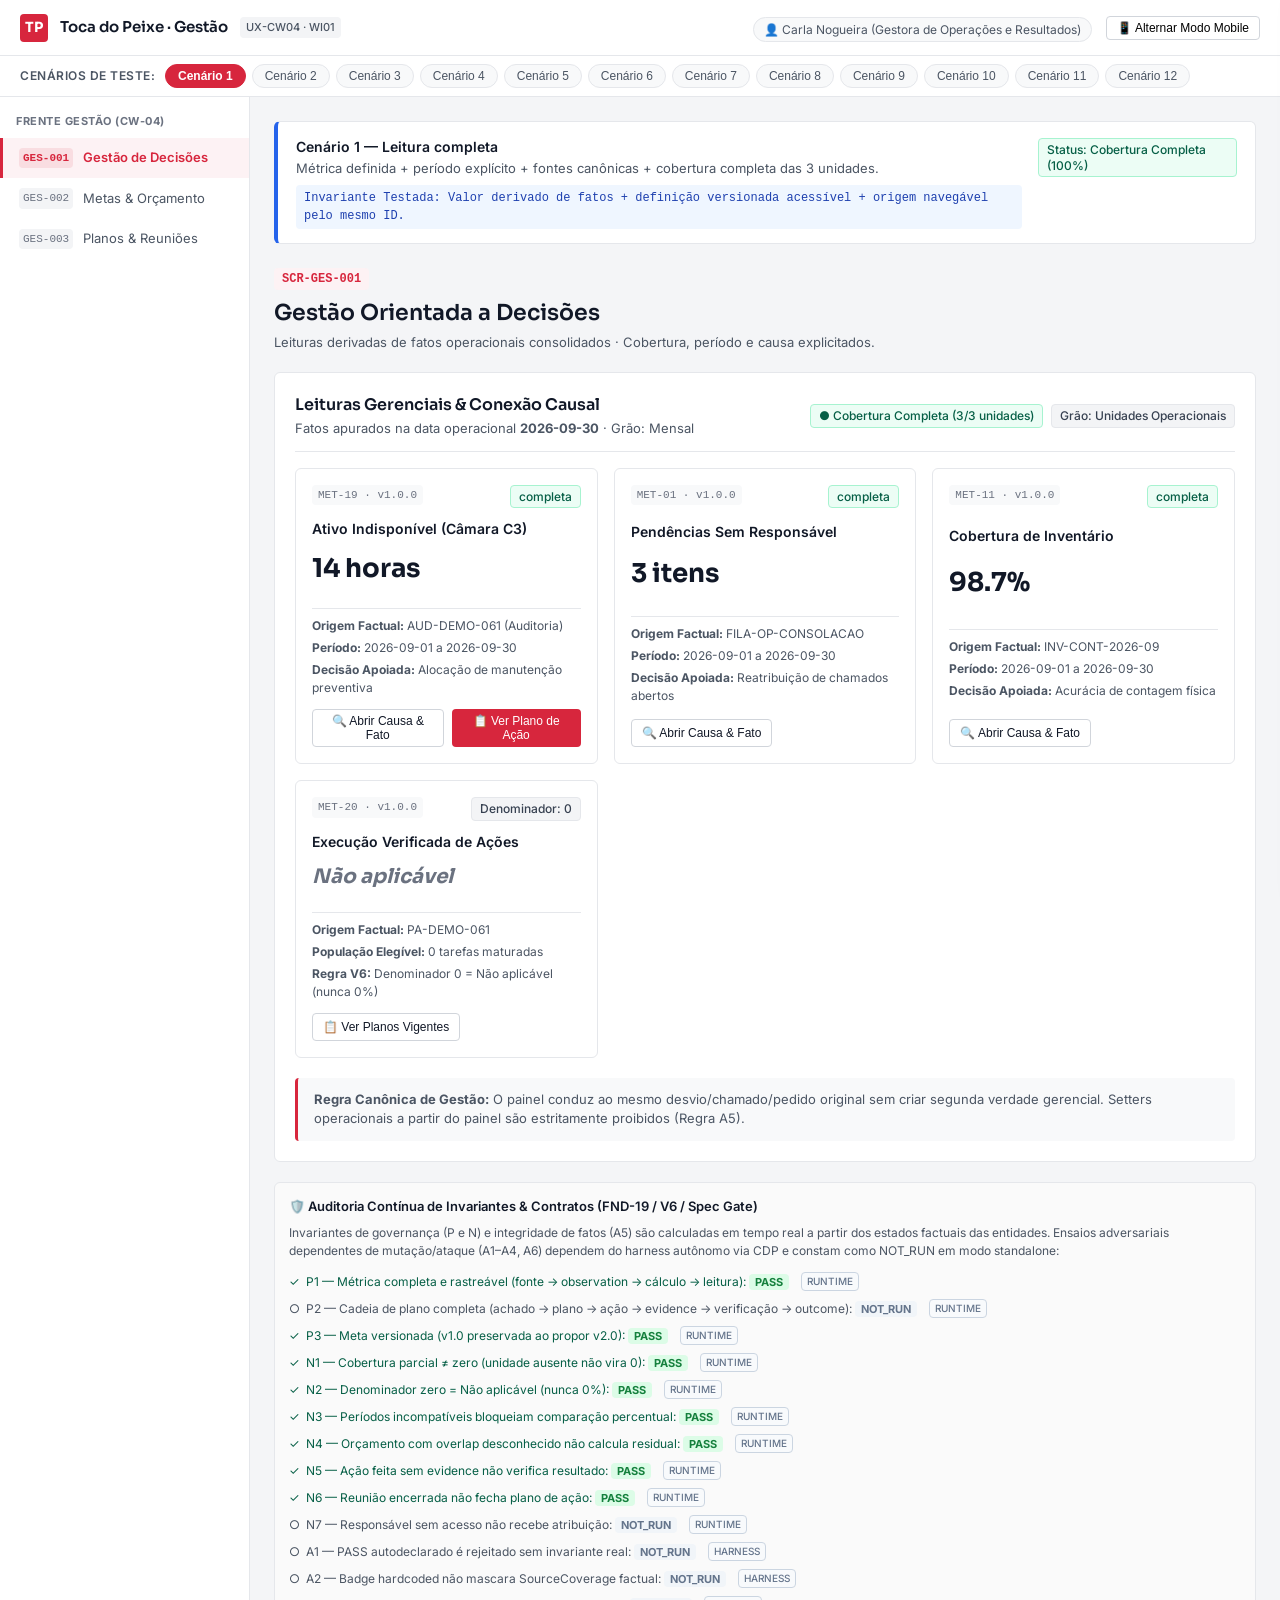
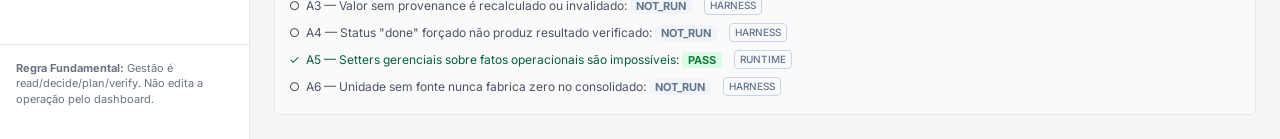
<file: index.html>
<!DOCTYPE html>
<html lang="pt-BR">
<head>
  <meta charset="UTF-8">
  <meta name="viewport" content="width=device-width, initial-scale=1.0">
  <title>Toca do Peixe — Gestão Orientada a Decisões (UX-CW04 WI01)</title>
  <link rel="preconnect" href="https://fonts.googleapis.com">
  <link rel="preconnect" href="https://fonts.gstatic.com" crossorigin>
  <link href="https://fonts.googleapis.com/css2?family=Inter:wght@400;500;600;700&family=Sora:wght@500;600;700&display=swap" rel="stylesheet">
  <link rel="stylesheet" href="styles.css">
</head>
<body>
  <div class="app-container">
    <!-- Top Bar -->
    <header class="top-bar">
      <div class="brand-section">
        <div class="brand-logo">TP</div>
        <div class="brand-title">Toca do Peixe · Gestão</div>
        <span class="brand-badge">UX-CW04 · WI01</span>
      </div>
      <div class="top-controls">
        <div id="user-badge-container"></div>
        <button class="btn-view-toggle" id="btn-toggle-mobile" onclick="window.ManagementApp.toggleMobileView()">
          📱 Alternar Modo Mobile
        </button>
      </div>
    </header>

    <!-- Scenario Toolbar -->
    <section class="scenario-toolbar">
      <span class="scenario-label">Cenários de Teste:</span>
      <div class="scenario-chips" id="scenario-chips-container"></div>
    </section>

    <!-- Main Workspace -->
    <div class="main-wrapper">
      <!-- Sidebar Navigation -->
      <aside class="sidebar">
        <div class="nav-group-title">Frente Gestão (CW-04)</div>
        <nav>
          <a class="nav-item active" data-surface="SCR-GES-001" onclick="window.ManagementApp.navigateSurface('SCR-GES-001')">
            <span class="nav-code">GES-001</span>
            <span>Gestão de Decisões</span>
          </a>
          <a class="nav-item" data-surface="SCR-GES-002" onclick="window.ManagementApp.navigateSurface('SCR-GES-002')">
            <span class="nav-code">GES-002</span>
            <span>Metas & Orçamento</span>
          </a>
          <a class="nav-item" data-surface="SCR-GES-003" onclick="window.ManagementApp.navigateSurface('SCR-GES-003')">
            <span class="nav-code">GES-003</span>
            <span>Planos & Reuniões</span>
          </a>
        </nav>

        <div style="margin-top: auto; padding: 16px; border-top: 1px solid var(--border-subtle);">
          <div style="font-size: 11px; color: var(--fg-subtle); line-height: 1.4;">
            <strong>Regra Fundamental:</strong> Gestão é read/decide/plan/verify. Não edita a operação pelo dashboard.
          </div>
        </div>
      </aside>

      <!-- Content Area -->
      <main class="content-area">
        <!-- Scenario Banner -->
        <div id="scenario-banner-container"></div>

        <!-- Surface 1: SCR-GES-001 -->
        <section class="surface-view active" id="SCR-GES-001">
          <div class="surface-header">
            <span class="surface-code-tag">SCR-GES-001</span>
            <h1 class="surface-title">Gestão Orientada a Decisões</h1>
            <p class="surface-subtitle">Leituras derivadas de fatos operacionais consolidados · Cobertura, período e causa explicitados.</p>
          </div>
          <div id="ges-001-content"></div>
        </section>

        <!-- Surface 2: SCR-GES-002 -->
        <section class="surface-view" id="SCR-GES-002">
          <div class="surface-header">
            <span class="surface-code-tag">SCR-GES-002</span>
            <h1 class="surface-title">Metas, Orçamento e Resultados</h1>
            <p class="surface-subtitle">Decomposição financeira de META-DEMO-061 · Comparabilidade estrita e versionamento sem reescrita retroativa.</p>
          </div>
          <div id="ges-002-content"></div>
        </section>

        <!-- Surface 3: SCR-GES-003 -->
        <section class="surface-view" id="SCR-GES-003">
          <div class="surface-header">
            <span class="surface-code-tag">SCR-GES-003</span>
            <h1 class="surface-title">Planos de Ação e Reuniões</h1>
            <p class="surface-subtitle">Cadeia factual de PA-DEMO-061: Achado de Origem → Ação → Evidência → Verificação → Resultado.</p>
          </div>
          <div id="ges-003-content"></div>
        </section>

        <!-- Invariants & Authority Proof Box -->
        <div class="proof-box">
          <div class="proof-title">
            <span>🛡️ Auditoria Contínua de Invariantes & Contratos (FND-19 / V6 / Spec Gate)</span>
          </div>
          <p style="font-size: 12px; color: var(--fg-muted); margin-bottom: 8px;">
            Invariantes de governança (P e N) e integridade de fatos (A5) são calculadas em tempo real a partir dos estados factuais das entidades. Ensaios adversariais dependentes de mutação/ataque (A1–A4, A6) dependem do harness autônomo via CDP e constam como NOT_RUN em modo standalone:
          </p>
          <ul class="proof-list" id="invariants-list"></ul>
        </div>
      </main>
    </div>

    <!-- Contextual Slide-out Drawer for "Abrir Causa" -->
    <div class="drawer-overlay" id="drawer-overlay" onclick="window.ManagementApp.closeDrawer()"></div>
    <div class="drawer" id="contextual-drawer">
      <div class="drawer-header">
        <div class="drawer-title" id="drawer-title-text">Origem Factual</div>
        <button class="drawer-close" onclick="window.ManagementApp.closeDrawer()">&times;</button>
      </div>
      <div class="drawer-body" id="drawer-body-content"></div>
    </div>
  </div>

  <script src="app.js"></script>
</body>
</html>
</file>
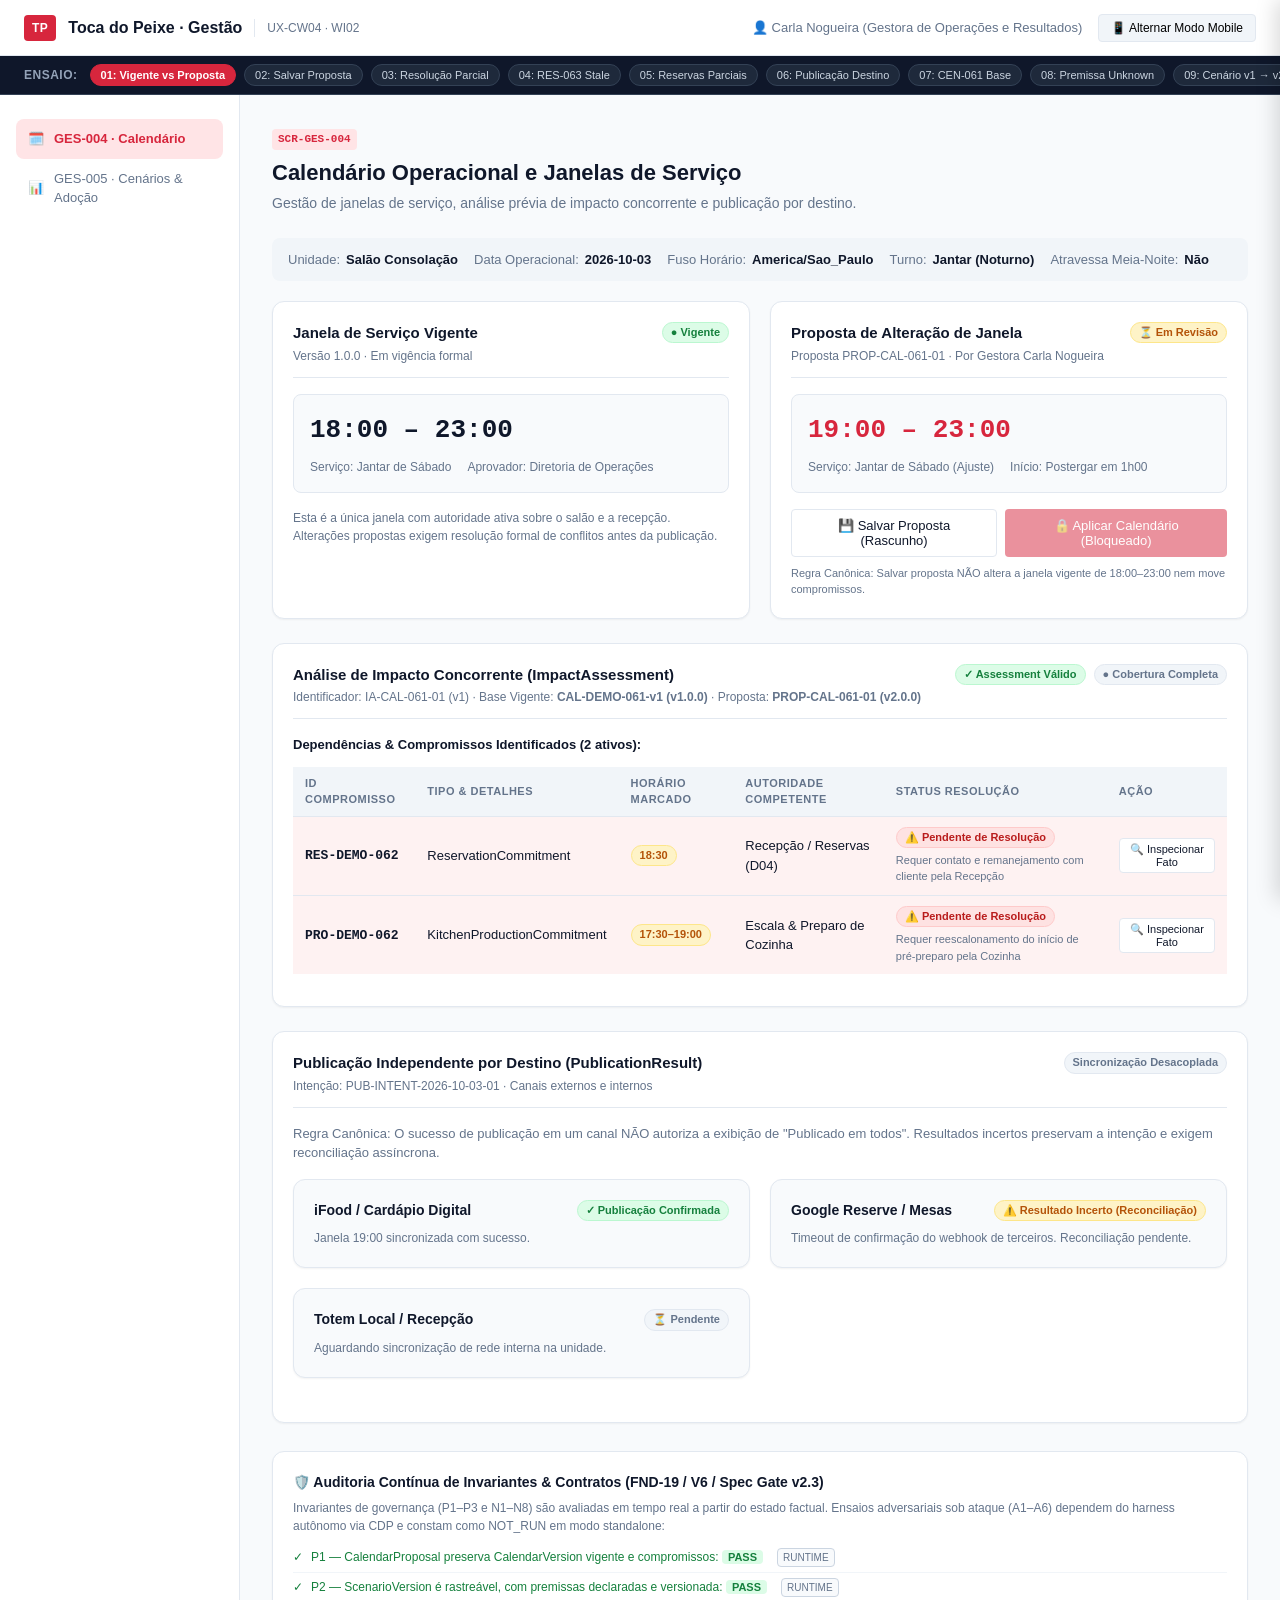
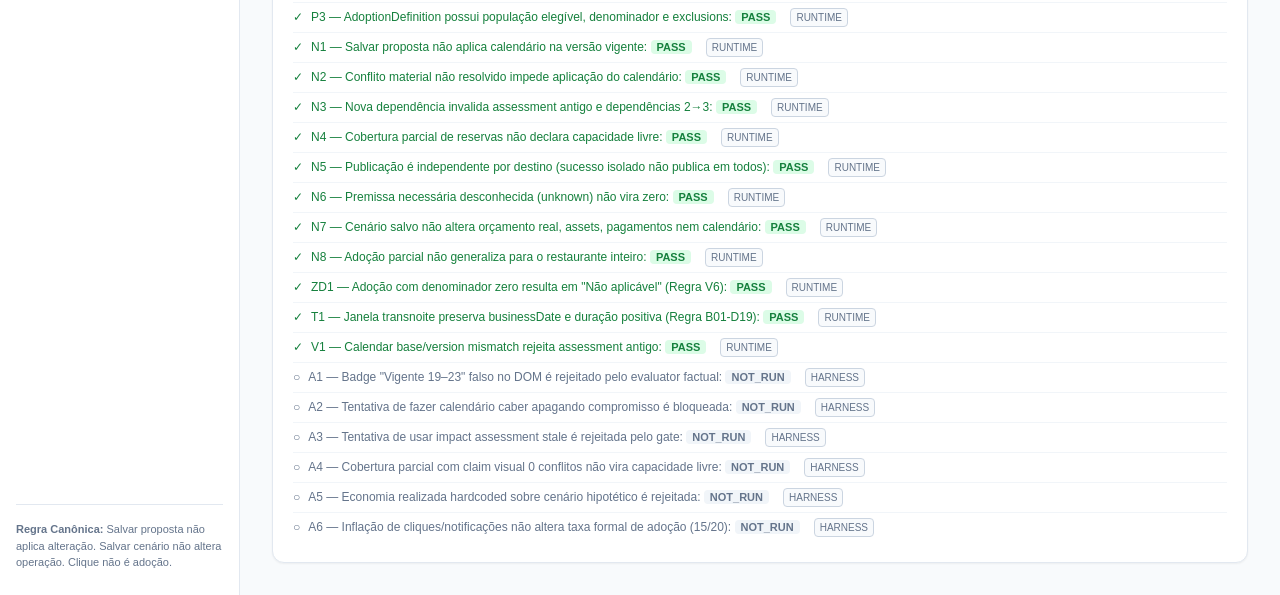
<file: wi02/index.html>
<!DOCTYPE html>
<html lang="pt-BR">
<head>
  <meta charset="UTF-8">
  <meta name="viewport" content="width=device-width, initial-scale=1.0">
  <title>Toca do Peixe — Gestão & Calendário (CW04-WI02)</title>
  <link rel="stylesheet" href="styles.css">
</head>
<body>
  <div class="app-container">
    <!-- Top Navigation Bar -->
    <header class="top-bar">
      <div class="brand-section">
        <span class="brand-badge">TP</span>
        <span class="brand-title">Toca do Peixe · Gestão</span>
        <span class="brand-subtitle">UX-CW04 · WI02</span>
      </div>
      <div class="user-section">
        <span class="user-badge">👤 Carla Nogueira (Gestora de Operações e Resultados)</span>
        <button class="btn-mobile-toggle" onclick="window.ManagementApp.toggleMobileView()">
          📱 Alternar Modo Mobile
        </button>
      </div>
    </header>

    <!-- Scenario Toolbar (Audit Runner & Navigation) -->
    <div class="scenario-toolbar">
      <span class="scenario-toolbar-label">Ensaio:</span>
      <div class="scenario-chips" id="scenario-chips-container">
        <!-- Rendered via JS -->
      </div>
    </div>

    <!-- Main Workspace Layout -->
    <div class="main-wrapper">
      <!-- Sidebar Navigation -->
      <aside class="sidebar">
        <nav>
          <a class="nav-item active" id="nav-ges-004" onclick="window.ManagementApp.navigateSurface('SCR-GES-004')">
            <span>🗓️</span>
            <span>GES-004 · Calendário</span>
          </a>
          <a class="nav-item" id="nav-ges-005" onclick="window.ManagementApp.navigateSurface('SCR-GES-005')">
            <span>📊</span>
            <span>GES-005 · Cenários & Adoção</span>
          </a>
        </nav>
        <div class="sidebar-footer">
          <strong>Regra Canônica:</strong> Salvar proposta não aplica alteração. Salvar cenário não altera operação. Clique não é adoção.
        </div>
      </aside>

      <!-- Content Area -->
      <main class="content-area">
        <!-- Surface SCR-GES-004: Calendário Operacional e Unidades -->
        <section id="surface-ges-004" class="surface-container active">
          <div class="surface-header">
            <span class="surface-code-tag">SCR-GES-004</span>
            <h1 class="surface-title">Calendário Operacional e Janelas de Serviço</h1>
            <p class="surface-subtitle">Gestão de janelas de serviço, análise prévia de impacto concorrente e publicação por destino.</p>
          </div>
          <div id="ges-004-content">
            <!-- Dynamic Content -->
          </div>
        </section>

        <!-- Surface SCR-GES-005: Cenários e Adoção -->
        <section id="surface-ges-005" class="surface-container">
          <div class="surface-header">
            <span class="surface-code-tag">SCR-GES-005</span>
            <h1 class="surface-title">Cenários de Decisão e Medição de Adoção</h1>
            <p class="surface-subtitle">Simulação financeira com limites contratuais explícitos e medição rigorosa de adoção de fluxos.</p>
          </div>
          <div id="ges-005-content">
            <!-- Dynamic Content -->
          </div>
        </section>

        <!-- Invariants & Truthfulness Proof Box (FND-19 / Spec Quality Gate / v2.3) -->
        <div class="proof-box">
          <div class="proof-title">
            <span>🛡️ Auditoria Contínua de Invariantes & Contratos (FND-19 / V6 / Spec Gate v2.3)</span>
          </div>
          <p style="font-size: 12px; color: var(--fg-muted); margin-bottom: 8px;">
            Invariantes de governança (P1–P3 e N1–N8) são avaliadas em tempo real a partir do estado factual. Ensaios adversariais sob ataque (A1–A6) dependem do harness autônomo via CDP e constam como NOT_RUN em modo standalone:
          </p>
          <ul class="proof-list" id="invariants-list">
            <!-- Rendered via JS -->
          </ul>
        </div>
      </main>
    </div>

    <!-- Contextual Slide-out Drawer for "Origem Factual" -->
    <div class="drawer-overlay" id="drawer-overlay" onclick="window.ManagementApp.closeDrawer()"></div>
    <div class="drawer" id="contextual-drawer">
      <div class="drawer-header">
        <div class="drawer-title" id="drawer-title-text">Origem Factual</div>
        <button class="drawer-close" onclick="window.ManagementApp.closeDrawer()">&times;</button>
      </div>
      <div class="drawer-body" id="drawer-body-content"></div>
    </div>
  </div>

  <script src="app.js"></script>
</body>
</html>
</file>
<file: styles.css>
/* ==========================================================================
   Toca do Peixe — UX-CW04 WI01: Management Decision Prototype
   Faisca Works Product UI Kit v0.3 Foundation
   ========================================================================== */

:root {
  /* Primitive Colors & Neutral Canvas */
  --bg-canvas: #F4F5F7;
  --bg-surface: #FFFFFF;
  --bg-subtle: #F8F9FA;
  --bg-sidebar: #FFFFFF;
  --bg-overlay: rgba(15, 23, 42, 0.45);

  --border-subtle: #E5E7EB;
  --border-muted: #D1D5DB;
  --border-strong: #9CA3AF;

  --fg-default: #111827;
  --fg-muted: #4B5563;
  --fg-subtle: #6B7280;
  --fg-on-primary: #FFFFFF;

  /* Accent / Action */
  --primary-default: #D7263D; /* Faisca Brand Red */
  --primary-hover: #BA1A2F;
  --primary-subtle: #FDF2F4;
  --primary-subtle-fg: #D7263D;

  --blue-default: #2563EB;
  --blue-subtle: #EFF6FF;
  --blue-fg: #1D4ED8;

  --success-bg: #ECFDF5;
  --success-border: #A7F3D0;
  --success-fg: #065F46;

  --warning-bg: #FFFBEB;
  --warning-border: #FDE68A;
  --warning-fg: #92400E;

  --danger-bg: #FEF2F2;
  --danger-border: #FECACA;
  --danger-fg: #991B1B;

  --neutral-badge-bg: #F3F4F6;
  --neutral-badge-fg: #374151;

  /* Typography */
  --font-family-display: 'Sora', -apple-system, BlinkMacSystemFont, 'Segoe UI', Roboto, sans-serif;
  --font-family-sans: 'Inter', -apple-system, BlinkMacSystemFont, 'Segoe UI', Roboto, sans-serif;
  --font-family-mono: 'SFMono-Regular', Consolas, 'Liberation Mono', Menlo, Courier, monospace;

  /* Spacing & Radii */
  --radius-sm: 4px;
  --radius-md: 6px;
  --radius-lg: 8px;
  --radius-pill: 9999px;

  /* Header & Navigation */
  --header-height: 56px;
  --sidebar-width: 250px;
}

* {
  box-sizing: border-box;
  margin: 0;
  padding: 0;
}

body {
  font-family: var(--font-family-sans);
  background-color: var(--bg-canvas);
  color: var(--fg-default);
  line-height: 1.5;
  -webkit-font-smoothing: antialiased;
  min-height: 100vh;
}

/* App Layout */
.app-container {
  display: flex;
  min-height: 100vh;
  flex-direction: column;
}

/* Top App Bar */
.top-bar {
  height: var(--header-height);
  background-color: var(--bg-surface);
  border-bottom: 1px solid var(--border-subtle);
  display: flex;
  align-items: center;
  justify-content: space-between;
  padding: 0 20px;
  position: sticky;
  top: 0;
  z-index: 40;
}

.brand-section {
  display: flex;
  align-items: center;
  gap: 12px;
}

.brand-logo {
  width: 28px;
  height: 28px;
  background-color: var(--primary-default);
  color: #fff;
  border-radius: var(--radius-sm);
  display: flex;
  align-items: center;
  justify-content: center;
  font-weight: 700;
  font-family: var(--font-family-display);
  font-size: 14px;
}

.brand-title {
  font-family: var(--font-family-display);
  font-size: 15px;
  font-weight: 600;
  color: var(--fg-default);
}

.brand-badge {
  font-size: 11px;
  background: var(--neutral-badge-bg);
  color: var(--fg-muted);
  padding: 2px 6px;
  border-radius: var(--radius-sm);
  font-weight: 500;
}

.top-controls {
  display: flex;
  align-items: center;
  gap: 14px;
}

.user-badge {
  font-size: 12px;
  color: var(--fg-muted);
  background: var(--bg-subtle);
  border: 1px solid var(--border-subtle);
  padding: 4px 10px;
  border-radius: var(--radius-pill);
}

.btn-view-toggle {
  background: #fff;
  border: 1px solid var(--border-muted);
  padding: 4px 10px;
  border-radius: var(--radius-sm);
  font-size: 12px;
  cursor: pointer;
  display: flex;
  align-items: center;
  gap: 6px;
}
.btn-view-toggle:hover {
  background: var(--bg-subtle);
}

/* Scenario Toolbar */
.scenario-toolbar {
  background-color: #FFFFFF;
  border-bottom: 1px solid var(--border-subtle);
  padding: 8px 20px;
  display: flex;
  align-items: center;
  gap: 10px;
  overflow-x: auto;
  white-space: nowrap;
}

.scenario-label {
  font-size: 12px;
  font-weight: 600;
  color: var(--fg-muted);
  text-transform: uppercase;
  letter-spacing: 0.5px;
}

.scenario-chips {
  display: flex;
  gap: 6px;
}

.scenario-btn {
  background: var(--bg-subtle);
  border: 1px solid var(--border-subtle);
  border-radius: var(--radius-pill);
  padding: 4px 12px;
  font-size: 12px;
  font-weight: 500;
  color: var(--fg-muted);
  cursor: pointer;
  transition: all 0.15s ease;
}
.scenario-btn:hover {
  background: #E5E7EB;
  color: var(--fg-default);
}
.scenario-btn.active {
  background: var(--primary-default);
  color: #FFFFFF;
  border-color: var(--primary-default);
  font-weight: 600;
}

/* Main Workspace */
.main-wrapper {
  display: flex;
  flex: 1;
}

/* Sidebar */
.sidebar {
  width: var(--sidebar-width);
  background-color: var(--bg-sidebar);
  border-right: 1px solid var(--border-subtle);
  padding: 16px 0;
  display: flex;
  flex-direction: column;
}

.nav-group-title {
  font-size: 11px;
  font-weight: 700;
  text-transform: uppercase;
  color: var(--fg-subtle);
  padding: 0 16px 8px;
  letter-spacing: 0.5px;
}

.nav-item {
  display: flex;
  align-items: center;
  gap: 10px;
  padding: 10px 16px;
  font-size: 13px;
  color: var(--fg-muted);
  text-decoration: none;
  border-left: 3px solid transparent;
  cursor: pointer;
  transition: background 0.15s, color 0.15s;
}
.nav-item:hover {
  background-color: var(--bg-subtle);
  color: var(--fg-default);
}
.nav-item.active {
  background-color: var(--primary-subtle);
  color: var(--primary-default);
  border-left-color: var(--primary-default);
  font-weight: 600;
}

.nav-code {
  font-family: var(--font-family-mono);
  font-size: 11px;
  background: var(--neutral-badge-bg);
  padding: 2px 4px;
  border-radius: var(--radius-sm);
  color: var(--fg-subtle);
}
.nav-item.active .nav-code {
  background: rgba(215, 38, 61, 0.1);
  color: var(--primary-default);
}

/* Content Area */
.content-area {
  flex: 1;
  padding: 24px;
  max-width: 1200px;
  margin: 0 auto;
  width: 100%;
}

/* Surface Container */
.surface-view {
  display: none;
}
.surface-view.active {
  display: block;
}

/* Page Header */
.surface-header {
  margin-bottom: 20px;
}
.surface-code-tag {
  font-family: var(--font-family-mono);
  font-size: 12px;
  font-weight: 600;
  color: var(--primary-default);
  background: var(--primary-subtle);
  padding: 2px 8px;
  border-radius: var(--radius-sm);
  display: inline-block;
  margin-bottom: 6px;
}
.surface-title {
  font-family: var(--font-family-display);
  font-size: 22px;
  font-weight: 600;
  color: var(--fg-default);
}
.surface-subtitle {
  font-size: 13px;
  color: var(--fg-muted);
  margin-top: 4px;
}

/* Scenario Banner */
.scenario-banner {
  background: #FFFFFF;
  border: 1px solid var(--border-subtle);
  border-left: 4px solid var(--blue-default);
  border-radius: var(--radius-md);
  padding: 14px 18px;
  margin-bottom: 20px;
  display: flex;
  align-items: flex-start;
  justify-content: space-between;
  gap: 16px;
}
.scenario-banner-title {
  font-size: 14px;
  font-weight: 600;
  color: var(--fg-default);
}
.scenario-banner-desc {
  font-size: 13px;
  color: var(--fg-muted);
  margin-top: 2px;
}
.scenario-banner-contract {
  font-size: 12px;
  color: #1E40AF;
  background: #EFF6FF;
  padding: 4px 8px;
  border-radius: var(--radius-sm);
  display: inline-block;
  margin-top: 6px;
  font-family: var(--font-family-mono);
}

/* Cards & Surface Elements */
.card {
  background: var(--bg-surface);
  border: 1px solid var(--border-subtle);
  border-radius: var(--radius-md);
  padding: 20px;
  margin-bottom: 20px;
}

.card-header {
  display: flex;
  align-items: center;
  justify-content: space-between;
  margin-bottom: 16px;
  padding-bottom: 12px;
  border-bottom: 1px solid var(--border-subtle);
}
.card-title {
  font-family: var(--font-family-display);
  font-size: 16px;
  font-weight: 600;
  color: var(--fg-default);
  display: flex;
  align-items: center;
  gap: 8px;
}

/* Dimension Status Component */
.dimension-status {
  display: flex;
  flex-wrap: wrap;
  gap: 8px;
  align-items: center;
}

.badge {
  display: inline-flex;
  align-items: center;
  gap: 5px;
  padding: 3px 8px;
  border-radius: var(--radius-sm);
  font-size: 12px;
  font-weight: 500;
  line-height: 1.3;
}

.badge-success {
  background: var(--success-bg);
  border: 1px solid var(--success-border);
  color: var(--success-fg);
}
.badge-warning {
  background: var(--warning-bg);
  border: 1px solid var(--warning-border);
  color: var(--warning-fg);
}
.badge-danger {
  background: var(--danger-bg);
  border: 1px solid var(--danger-border);
  color: var(--danger-fg);
}
.badge-neutral {
  background: var(--neutral-badge-bg);
  border: 1px solid var(--border-subtle);
  color: var(--neutral-badge-fg);
}
.badge-blue {
  background: var(--blue-subtle);
  border: 1px solid #BFDBFE;
  color: var(--blue-fg);
}

/* Metrics Grid */
.metrics-grid {
  display: grid;
  grid-template-columns: repeat(auto-fit, minmax(280px, 1fr));
  gap: 16px;
  margin-bottom: 20px;
}

.metric-card {
  background: var(--bg-surface);
  border: 1px solid var(--border-subtle);
  border-radius: var(--radius-md);
  padding: 16px;
  display: flex;
  flex-direction: column;
  justify-content: space-between;
  position: relative;
  transition: border-color 0.15s ease;
}
.metric-card:hover {
  border-color: var(--border-muted);
}
.metric-card-header {
  display: flex;
  align-items: flex-start;
  justify-content: space-between;
  gap: 8px;
  margin-bottom: 10px;
}
.metric-id-tag {
  font-family: var(--font-family-mono);
  font-size: 11px;
  color: var(--fg-subtle);
  background: var(--bg-subtle);
  padding: 2px 6px;
  border-radius: var(--radius-sm);
}
.metric-name {
  font-size: 14px;
  font-weight: 600;
  color: var(--fg-default);
}
.metric-value-box {
  margin: 10px 0;
}
.metric-value {
  font-family: var(--font-family-display);
  font-size: 26px;
  font-weight: 700;
  color: var(--fg-default);
}
.metric-value.na {
  color: var(--fg-subtle);
  font-size: 20px;
  font-style: italic;
}
.metric-meta {
  font-size: 12px;
  color: var(--fg-muted);
  display: flex;
  flex-direction: column;
  gap: 4px;
  margin-top: 10px;
  border-top: 1px solid var(--border-subtle);
  padding-top: 8px;
}

.metric-actions {
  display: flex;
  gap: 8px;
  margin-top: 12px;
}

/* Buttons */
.btn {
  display: inline-flex;
  align-items: center;
  justify-content: center;
  gap: 6px;
  padding: 8px 14px;
  border-radius: var(--radius-sm);
  font-size: 13px;
  font-weight: 500;
  cursor: pointer;
  border: 1px solid transparent;
  transition: background 0.15s ease, border-color 0.15s ease;
  min-height: 36px;
}
.btn-primary {
  background: var(--primary-default);
  color: #fff;
}
.btn-primary:hover {
  background: var(--primary-hover);
}
.btn-secondary {
  background: #fff;
  border-color: var(--border-muted);
  color: var(--fg-default);
}
.btn-secondary:hover {
  background: var(--bg-subtle);
}
.btn-sm {
  padding: 4px 10px;
  font-size: 12px;
  min-height: 28px;
}

/* Tables */
.table-responsive {
  overflow-x: auto;
}
.data-table {
  width: 100%;
  border-collapse: collapse;
  text-align: left;
  font-size: 13px;
}
.data-table th {
  background: var(--bg-subtle);
  color: var(--fg-muted);
  font-weight: 600;
  padding: 10px 12px;
  border-bottom: 1px solid var(--border-subtle);
  font-size: 12px;
  text-transform: uppercase;
  letter-spacing: 0.5px;
}
.data-table td {
  padding: 12px;
  border-bottom: 1px solid var(--border-subtle);
  color: var(--fg-default);
}
.data-table tr:hover td {
  background-color: #FAFAFA;
}

/* Contextual Slide-out Drawer */
.drawer-overlay {
  position: fixed;
  inset: 0;
  background: var(--bg-overlay);
  z-index: 90;
  display: none;
}
.drawer-overlay.active {
  display: block;
}

.drawer {
  position: fixed;
  top: 0;
  right: -500px;
  width: 480px;
  max-width: 90vw;
  height: 100vh;
  background: #FFFFFF;
  box-shadow: -4px 0 20px rgba(0, 0, 0, 0.1);
  z-index: 100;
  display: flex;
  flex-direction: column;
  transition: right 0.25s ease-in-out;
}
.drawer.open {
  right: 0;
}

.drawer-header {
  padding: 16px 20px;
  border-bottom: 1px solid var(--border-subtle);
  display: flex;
  align-items: center;
  justify-content: space-between;
}
.drawer-title {
  font-family: var(--font-family-display);
  font-size: 16px;
  font-weight: 600;
}
.drawer-close {
  background: none;
  border: none;
  font-size: 20px;
  cursor: pointer;
  color: var(--fg-muted);
}
.drawer-body {
  padding: 20px;
  overflow-y: auto;
  flex: 1;
}

.drawer-section {
  margin-bottom: 18px;
}
.drawer-section-title {
  font-size: 12px;
  font-weight: 700;
  text-transform: uppercase;
  color: var(--fg-subtle);
  margin-bottom: 6px;
  letter-spacing: 0.5px;
}

.drawer-fact-box {
  background: var(--bg-subtle);
  border: 1px solid var(--border-subtle);
  border-radius: var(--radius-sm);
  padding: 12px;
  font-family: var(--font-family-mono);
  font-size: 12px;
  color: var(--fg-default);
  line-height: 1.6;
}

/* Invariant Proof Box */
.proof-box {
  background: #FAFAFA;
  border: 1px solid var(--border-subtle);
  border-radius: var(--radius-md);
  padding: 14px;
  margin-top: 14px;
}
.proof-title {
  font-size: 13px;
  font-weight: 600;
  color: var(--fg-default);
  margin-bottom: 8px;
  display: flex;
  align-items: center;
  gap: 6px;
}
.proof-list {
  list-style: none;
  font-size: 12px;
}
.proof-item {
  display: flex;
  align-items: center;
  gap: 6px;
  padding: 4px 0;
}
.proof-item.pass {
  color: var(--success-fg);
}
.proof-item.pass strong {
  color: #15803D;
  background: #DCFCE7;
  padding: 1px 6px;
  border-radius: 4px;
  font-size: 11px;
}
.proof-item.fail {
  color: var(--danger-fg);
  font-weight: 600;
}
.proof-item.fail strong {
  color: #B91C1C;
  background: #FEE2E2;
  padding: 1px 6px;
  border-radius: 4px;
  font-size: 11px;
}
.proof-item.not-run {
  color: var(--fg-muted);
}
.proof-item.not-run strong {
  color: #64748B;
  background: #F1F5F9;
  padding: 1px 6px;
  border-radius: 4px;
  font-size: 11px;
}
.proof-source-tag {
  font-size: 10px;
  padding: 1px 5px;
  border-radius: 4px;
  background: #F8FAFC;
  border: 1px solid #CBD5E1;
  color: #64748B;
  text-transform: uppercase;
  font-weight: 500;
  margin-left: 6px;
}

/* Mobile Frame Simulation */
.mobile-mode-container {
  max-width: 390px !important;
  margin: 0 auto;
  border: 1px solid var(--border-muted);
  box-shadow: 0 4px 20px rgba(0,0,0,0.08);
  border-radius: 16px;
  background: #fff;
  overflow-x: hidden;
}

/* Strict mobile styles */
@media (max-width: 768px) {
  .sidebar {
    display: none;
  }
  .content-area {
    padding: 16px;
    max-width: 100vw;
    overflow-x: hidden;
  }
  .metrics-grid {
    grid-template-columns: 1fr;
  }
  .drawer {
    width: 100vw;
    max-width: 100vw;
  }
  .btn {
    min-height: 44px; /* Touch target requirement */
  }
}
</file>
<file: wi02/styles.css>
/* ==========================================================================
   Toca do Peixe — Product UI Kit v0.3
   Superfícies: SCR-GES-004 (Calendário) & SCR-GES-005 (Cenários & Adoção)
   Design System: Neutro, tipografia limpa, acento #D7263D, tokens acessíveis.
   ========================================================================== */

:root {
  --bg-app: #F8FAFC;
  --bg-surface: #FFFFFF;
  --bg-subtle: #F1F5F9;
  --bg-canvas: #FFFFFF;
  
  --fg-default: #0F172A;
  --fg-muted: #64748B;
  --fg-subtle: #94A3B8;
  --fg-on-accent: #FFFFFF;

  --accent-primary: #D7263D;
  --accent-primary-hover: #B91C1C;
  --accent-subtle: #FFE4E6;

  --border-default: #E2E8F0;
  --border-muted: #CBD5E1;
  --border-focus: #94A3B8;

  --success-fg: #15803D;
  --success-bg: #DCFCE7;
  --success-border: #BBF7D0;

  --warning-fg: #B45309;
  --warning-bg: #FEF3C7;
  --warning-border: #FDE68A;

  --danger-fg: #B91C1C;
  --danger-bg: #FEE2E2;
  --danger-border: #FECACA;

  --info-fg: #0369A1;
  --info-bg: #E0F2FE;
  --info-border: #BAE6FD;

  --font-sans: -apple-system, BlinkMacSystemFont, "Segoe UI", Roboto, "Helvetica Neue", Arial, sans-serif;
  --font-mono: ui-monospace, SFMono-Regular, Menlo, Monaco, Consolas, monospace;

  --radius-sm: 4px;
  --radius-md: 8px;
  --radius-lg: 12px;
  --shadow-sm: 0 1px 2px 0 rgba(0, 0, 0, 0.05);
  --shadow-md: 0 4px 6px -1px rgba(0, 0, 0, 0.1), 0 2px 4px -1px rgba(0, 0, 0, 0.06);
}

* {
  box-sizing: border-box;
  margin: 0;
  padding: 0;
}

body {
  font-family: var(--font-sans);
  background-color: var(--bg-app);
  color: var(--fg-default);
  line-height: 1.5;
  font-size: 14px;
  -webkit-font-smoothing: antialiased;
}

/* App Shell */
.app-container {
  display: flex;
  flex-direction: column;
  min-height: 100vh;
}

/* Top Navigation Bar */
.top-bar {
  height: 56px;
  background-color: var(--bg-surface);
  border-bottom: 1px solid var(--border-default);
  display: flex;
  align-items: center;
  justify-content: space-between;
  padding: 0 24px;
  position: sticky;
  top: 0;
  z-index: 40;
}

.brand-section {
  display: flex;
  align-items: center;
  gap: 12px;
}

.brand-badge {
  background-color: var(--accent-primary);
  color: var(--fg-on-accent);
  font-weight: 700;
  font-size: 12px;
  padding: 4px 8px;
  border-radius: var(--radius-sm);
  letter-spacing: 0.5px;
}

.brand-title {
  font-size: 16px;
  font-weight: 600;
  color: var(--fg-default);
}

.brand-subtitle {
  font-size: 12px;
  color: var(--fg-muted);
  border-left: 1px solid var(--border-default);
  padding-left: 12px;
}

.user-section {
  display: flex;
  align-items: center;
  gap: 16px;
}

.user-badge {
  display: flex;
  align-items: center;
  gap: 8px;
  font-size: 13px;
  color: var(--fg-muted);
}

.btn-mobile-toggle {
  background: var(--bg-subtle);
  border: 1px solid var(--border-default);
  padding: 6px 12px;
  border-radius: var(--radius-sm);
  font-size: 12px;
  font-weight: 500;
  cursor: pointer;
  display: flex;
  align-items: center;
  gap: 6px;
}

/* Scenario Toolbar (Audit Runner) */
.scenario-toolbar {
  background-color: #0F172A;
  color: #F8FAFC;
  padding: 8px 24px;
  display: flex;
  align-items: center;
  gap: 12px;
  overflow-x: auto;
  font-size: 12px;
  border-bottom: 1px solid #334155;
}

.scenario-toolbar-label {
  font-weight: 600;
  text-transform: uppercase;
  letter-spacing: 0.5px;
  color: #94A3B8;
  white-space: nowrap;
}

.scenario-chips {
  display: flex;
  gap: 8px;
  flex-wrap: nowrap;
}

.scenario-chip {
  background: #1E293B;
  color: #CBD5E1;
  border: 1px solid #334155;
  padding: 4px 10px;
  border-radius: 12px;
  cursor: pointer;
  white-space: nowrap;
  font-size: 11px;
  transition: all 0.15s ease;
}

.scenario-chip:hover {
  background: #334155;
  color: #FFFFFF;
}

.scenario-chip.active {
  background: var(--accent-primary);
  color: #FFFFFF;
  border-color: var(--accent-primary);
  font-weight: 600;
}

/* Main Layout */
.main-wrapper {
  display: flex;
  flex: 1;
}

/* Sidebar */
.sidebar {
  width: 240px;
  background-color: var(--bg-surface);
  border-right: 1px solid var(--border-default);
  padding: 24px 16px;
  display: flex;
  flex-direction: column;
  gap: 8px;
}

.nav-item {
  display: flex;
  align-items: center;
  gap: 10px;
  padding: 10px 12px;
  border-radius: var(--radius-md);
  color: var(--fg-muted);
  text-decoration: none;
  font-weight: 500;
  font-size: 13px;
  cursor: pointer;
  transition: all 0.15s ease;
}

.nav-item:hover {
  background-color: var(--bg-subtle);
  color: var(--fg-default);
}

.nav-item.active {
  background-color: var(--accent-subtle);
  color: var(--accent-primary);
  font-weight: 600;
}

.sidebar-footer {
  margin-top: auto;
  padding-top: 16px;
  border-top: 1px solid var(--border-default);
  font-size: 11px;
  color: var(--fg-muted);
}

/* Content Area */
.content-area {
  flex: 1;
  padding: 32px;
  max-width: 1200px;
  margin: 0 auto;
  width: 100%;
}

.surface-container {
  display: none;
}

.surface-container.active {
  display: block;
}

.surface-header {
  margin-bottom: 24px;
}

.surface-code-tag {
  display: inline-block;
  font-family: var(--font-mono);
  font-size: 11px;
  font-weight: 600;
  color: var(--accent-primary);
  background: var(--accent-subtle);
  padding: 2px 6px;
  border-radius: var(--radius-sm);
  margin-bottom: 6px;
}

.surface-title {
  font-size: 22px;
  font-weight: 700;
  color: var(--fg-default);
  margin-bottom: 4px;
}

.surface-subtitle {
  font-size: 14px;
  color: var(--fg-muted);
}

/* Grid & Cards */
.grid-2col {
  display: grid;
  grid-template-columns: 1fr 1fr;
  gap: 20px;
  margin-bottom: 24px;
}

.card {
  background: var(--bg-surface);
  border: 1px solid var(--border-default);
  border-radius: var(--radius-lg);
  padding: 20px;
  box-shadow: var(--shadow-sm);
}

.card-header {
  display: flex;
  justify-content: space-between;
  align-items: flex-start;
  margin-bottom: 16px;
  border-bottom: 1px solid var(--border-default);
  padding-bottom: 12px;
}

.card-title {
  font-size: 15px;
  font-weight: 600;
  color: var(--fg-default);
}

.card-subtitle {
  font-size: 12px;
  color: var(--fg-muted);
  margin-top: 2px;
}

/* Context / Metadata Bar */
.meta-ribbon {
  display: flex;
  flex-wrap: wrap;
  gap: 16px;
  background: var(--bg-subtle);
  padding: 12px 16px;
  border-radius: var(--radius-md);
  margin-bottom: 20px;
  font-size: 13px;
}

.meta-item {
  display: flex;
  align-items: center;
  gap: 6px;
}

.meta-label {
  color: var(--fg-muted);
}

.meta-value {
  font-weight: 600;
  color: var(--fg-default);
}

/* Badges */
.badge {
  display: inline-flex;
  align-items: center;
  gap: 4px;
  padding: 2px 8px;
  border-radius: 9999px;
  font-size: 11px;
  font-weight: 600;
  line-height: 1.4;
}

.badge-success {
  background: var(--success-bg);
  color: var(--success-fg);
  border: 1px solid var(--success-border);
}

.badge-warning {
  background: var(--warning-bg);
  color: var(--warning-fg);
  border: 1px solid var(--warning-border);
}

.badge-danger {
  background: var(--danger-bg);
  color: var(--danger-fg);
  border: 1px solid var(--danger-border);
}

.badge-info {
  background: var(--info-bg);
  color: var(--info-fg);
  border: 1px solid var(--info-border);
}

.badge-neutral {
  background: var(--bg-subtle);
  color: var(--fg-muted);
  border: 1px solid var(--border-default);
}

/* Service Window Display */
.window-box {
  background: var(--bg-app);
  border: 1px solid var(--border-default);
  border-radius: var(--radius-md);
  padding: 16px;
  margin-bottom: 16px;
}

.window-time {
  font-size: 26px;
  font-weight: 700;
  color: var(--fg-default);
  font-family: var(--font-mono);
}

.window-details {
  display: flex;
  gap: 16px;
  margin-top: 8px;
  font-size: 12px;
  color: var(--fg-muted);
}

/* Table styles */
.data-table {
  width: 100%;
  border-collapse: collapse;
  font-size: 13px;
  margin: 12px 0;
}

.data-table th {
  text-align: left;
  padding: 8px 12px;
  background: var(--bg-subtle);
  color: var(--fg-muted);
  font-weight: 600;
  font-size: 11px;
  text-transform: uppercase;
  letter-spacing: 0.5px;
  border-bottom: 1px solid var(--border-default);
}

.data-table td {
  padding: 10px 12px;
  border-bottom: 1px solid var(--border-default);
}

.data-table tr:last-child td {
  border-bottom: none;
}

.data-table tr.highlight-conflict {
  background: #FEF2F2;
}

.data-table tr.highlight-stale {
  background: #FFFBEB;
}

/* Callout Box */
.callout {
  padding: 14px 16px;
  border-radius: var(--radius-md);
  font-size: 13px;
  margin: 16px 0;
  border-left: 4px solid;
}

.callout-warning {
  background: #FFFBEB;
  border-color: #F59E0B;
  color: #92400E;
}

.callout-danger {
  background: #FEF2F2;
  border-color: #EF4444;
  color: #991B1B;
}

.callout-info {
  background: #F0F9FF;
  border-color: #0284C7;
  color: #075985;
}

/* Invariant Proof Box */
.proof-box {
  background: var(--bg-surface);
  border: 1px solid var(--border-default);
  border-radius: var(--radius-lg);
  padding: 20px;
  margin-top: 28px;
  box-shadow: var(--shadow-sm);
}

.proof-title {
  font-size: 14px;
  font-weight: 600;
  color: var(--fg-default);
  margin-bottom: 6px;
  display: flex;
  align-items: center;
  gap: 8px;
}

.proof-list {
  list-style: none;
  font-size: 12px;
}

.proof-item {
  display: flex;
  align-items: center;
  gap: 8px;
  padding: 5px 0;
  border-bottom: 1px solid #F1F5F9;
}

.proof-item:last-child {
  border-bottom: none;
}

.proof-item.pass {
  color: var(--success-fg);
}

.proof-item.pass strong {
  color: #15803D;
  background: #DCFCE7;
  padding: 1px 6px;
  border-radius: 4px;
  font-size: 11px;
}

.proof-item.fail {
  color: var(--danger-fg);
  font-weight: 600;
}

.proof-item.fail strong {
  color: #B91C1C;
  background: #FEE2E2;
  padding: 1px 6px;
  border-radius: 4px;
  font-size: 11px;
}

.proof-item.not-run {
  color: var(--fg-muted);
}

.proof-item.not-run strong {
  color: #64748B;
  background: #F1F5F9;
  padding: 1px 6px;
  border-radius: 4px;
  font-size: 11px;
}

.proof-source-tag {
  font-size: 10px;
  padding: 1px 5px;
  border-radius: 4px;
  background: #F8FAFC;
  border: 1px solid #CBD5E1;
  color: #64748B;
  text-transform: uppercase;
  font-weight: 500;
  margin-left: 6px;
}

/* Drawer */
.drawer-overlay {
  display: none;
  position: fixed;
  top: 0;
  left: 0;
  width: 100vw;
  height: 100vh;
  background: rgba(15, 23, 42, 0.4);
  backdrop-filter: blur(2px);
  z-index: 90;
}

.drawer-overlay.active {
  display: block;
}

.drawer {
  position: fixed;
  top: 0;
  right: -480px;
  width: 480px;
  height: 100vh;
  background: #FFFFFF;
  box-shadow: -4px 0 20px rgba(0, 0, 0, 0.15);
  z-index: 100;
  transition: right 0.3s cubic-bezier(0.16, 1, 0.3, 1);
  display: flex;
  flex-direction: column;
}

.drawer.open {
  right: 0;
}

.drawer-header {
  padding: 16px 20px;
  border-bottom: 1px solid var(--border-default);
  display: flex;
  justify-content: space-between;
  align-items: center;
}

.drawer-title {
  font-size: 16px;
  font-weight: 600;
}

.drawer-close {
  background: none;
  border: none;
  font-size: 20px;
  cursor: pointer;
  color: var(--fg-muted);
}

.drawer-body {
  padding: 20px;
  overflow-y: auto;
  flex: 1;
}

.drawer-fact-box {
  background: #F8FAFC;
  border: 1px solid var(--border-default);
  border-radius: var(--radius-sm);
  padding: 12px;
  font-family: var(--font-mono);
  font-size: 12px;
  margin-top: 8px;
}

/* Button UI */
.btn {
  display: inline-flex;
  align-items: center;
  justify-content: center;
  gap: 6px;
  padding: 8px 16px;
  border-radius: var(--radius-sm);
  font-size: 13px;
  font-weight: 500;
  cursor: pointer;
  border: 1px solid transparent;
  transition: all 0.15s ease;
}

.btn-primary {
  background: var(--accent-primary);
  color: #FFFFFF;
}

.btn-primary:hover {
  background: var(--accent-primary-hover);
}

.btn-secondary {
  background: var(--bg-surface);
  border-color: var(--border-default);
  color: var(--fg-default);
}

.btn-secondary:hover {
  background: var(--bg-subtle);
}

.btn-disabled {
  opacity: 0.5;
  cursor: not-allowed;
  pointer-events: none;
}

/* Mobile Frame Simulation */
.mobile-mode-container {
  max-width: 390px !important;
  margin: 0 auto;
  border: 1px solid var(--border-muted);
  box-shadow: 0 4px 20px rgba(0, 0, 0, 0.08);
  border-radius: 16px;
  background: #fff;
  overflow-x: hidden;
}

@media (max-width: 768px) {
  .main-wrapper {
    flex-direction: column;
  }
  .sidebar {
    width: 100%;
    border-right: none;
    border-bottom: 1px solid var(--border-default);
    padding: 12px;
  }
  .content-area {
    padding: 16px;
  }
  .grid-2col {
    grid-template-columns: 1fr;
  }
  .drawer {
    width: 100%;
    right: -100%;
  }
}
</file>
